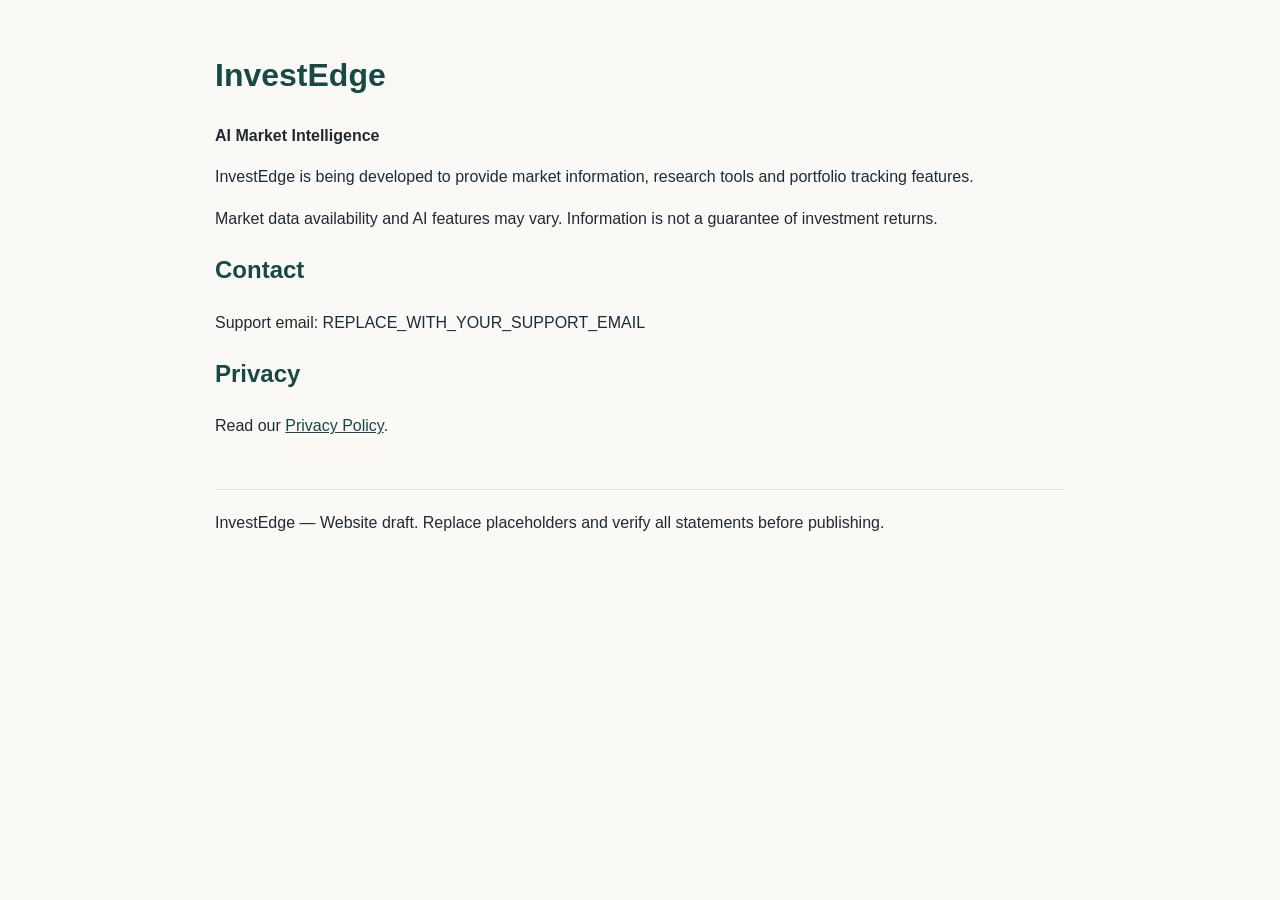
<file: website/index.html>
﻿<!doctype html>
<html lang="en">
<head>
<meta charset="utf-8">
<meta name="viewport" content="width=device-width,initial-scale=1">
<title>InvestEdge | AI Market Intelligence</title>
<meta name="description" content="InvestEdge market information and investment research tools.">
<style>
body{font:16px/1.6 Arial,sans-serif;max-width:850px;margin:50px auto;padding:0 22px;color:#202a35;background:#faf9f5}
h1,h2{color:#174a43}a{color:#174a43}footer{margin-top:50px;border-top:1px solid #ddd;padding-top:20px}
</style>
</head>
<body>
<h1>InvestEdge</h1>
<p><strong>AI Market Intelligence</strong></p>
<p>InvestEdge is being developed to provide market information, research tools and portfolio tracking features.</p>
<p>Market data availability and AI features may vary. Information is not a guarantee of investment returns.</p>
<h2>Contact</h2>
<p>Support email: REPLACE_WITH_YOUR_SUPPORT_EMAIL</p>
<h2>Privacy</h2>
<p>Read our <a href="privacy.html">Privacy Policy</a>.</p>
<footer>InvestEdge — Website draft. Replace placeholders and verify all statements before publishing.</footer>
</body>
</html>
</file>
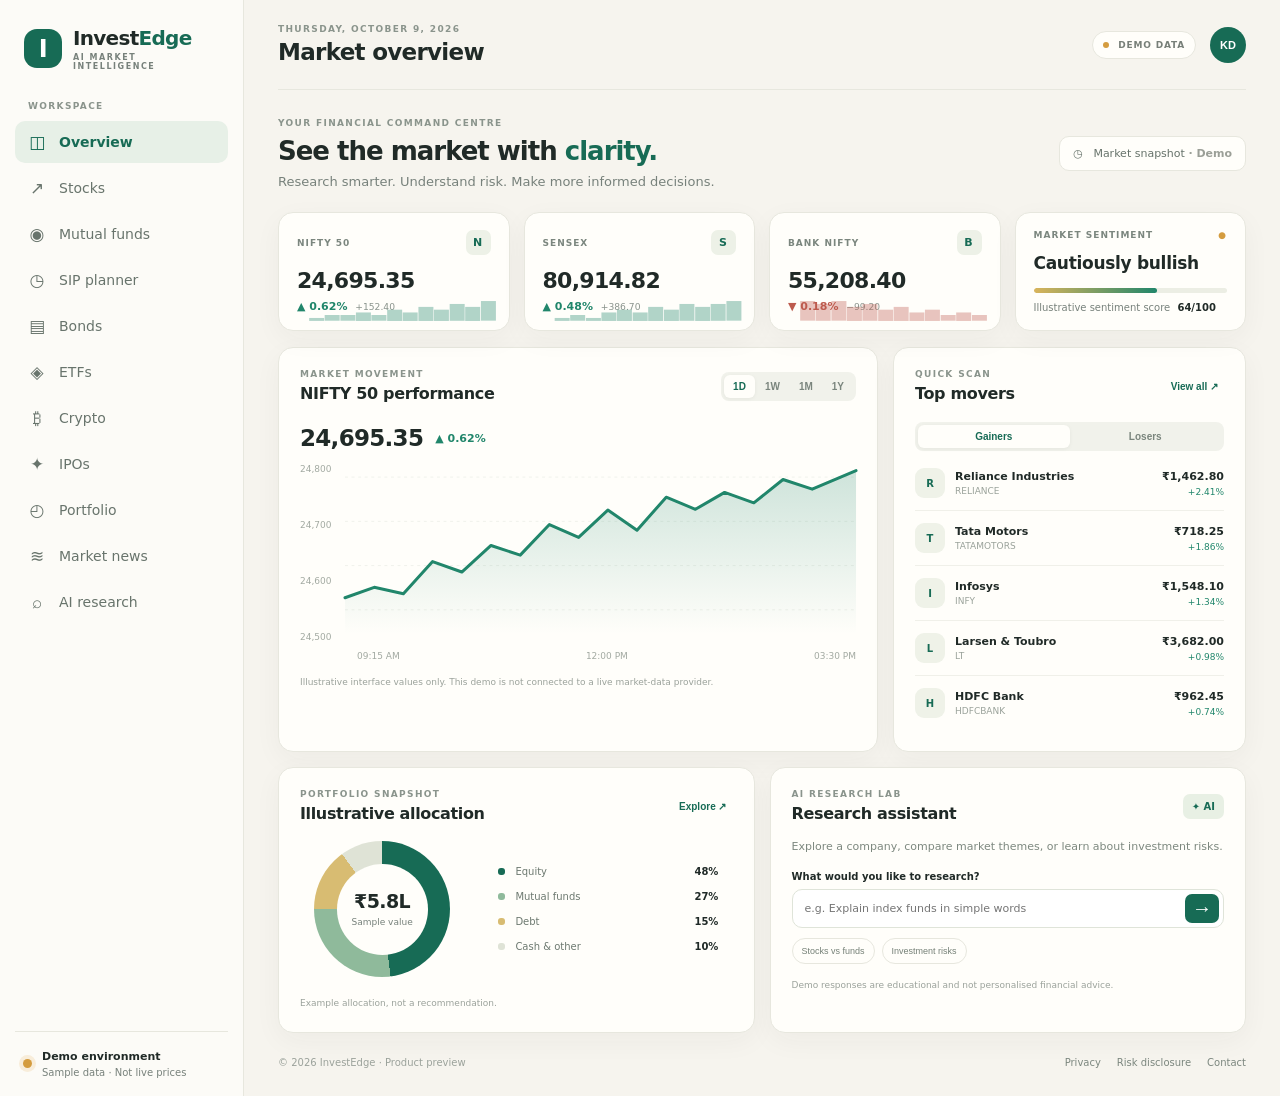
<file: InvestEdge_Website_Upgrade/website/index.html>
<!doctype html>
<html lang="en">
<head>
<meta charset="utf-8"><meta name="viewport" content="width=device-width,initial-scale=1">
<meta name="theme-color" content="#f6f4ee">
<meta name="description" content="InvestEdge — AI-powered market intelligence, portfolio insights and investment research.">
<title>InvestEdge | AI Market Intelligence</title>
<link rel="stylesheet" href="styles.css">
</head>
<body>
<div class="app-shell">
  <aside class="sidebar" id="sidebar">
    <a class="brand" href="#"><span class="brand-mark">I</span><span>Invest<span class="brand-accent">Edge</span><small>AI MARKET INTELLIGENCE</small></span></a>
    <div class="nav-label">WORKSPACE</div>
    <nav id="nav">
      <button class="nav-item active" data-view="overview"><span>◫</span> Overview</button>
      <button class="nav-item" data-view="stocks"><span>↗</span> Stocks</button>
      <button class="nav-item" data-view="funds"><span>◉</span> Mutual funds</button>
      <button class="nav-item" data-view="sip"><span>◷</span> SIP planner</button>
      <button class="nav-item" data-view="bonds"><span>▤</span> Bonds</button>
      <button class="nav-item" data-view="etfs"><span>◈</span> ETFs</button>
      <button class="nav-item" data-view="crypto"><span>₿</span> Crypto</button>
      <button class="nav-item" data-view="ipos"><span>✦</span> IPOs</button>
      <button class="nav-item" data-view="portfolio"><span>◴</span> Portfolio</button>
      <button class="nav-item" data-view="news"><span>≋</span> Market news</button>
      <button class="nav-item" data-view="research"><span>⌕</span> AI research</button>
    </nav>
    <div class="sidebar-bottom"><div class="status-dot"></div><div><strong>Demo environment</strong><small>Sample data · Not live prices</small></div></div>
  </aside>
  <main class="main">
    <header class="topbar">
      <button class="mobile-menu" id="menuBtn" aria-label="Open menu">☰</button>
      <div><div class="eyebrow">THURSDAY, OCTOBER 9, 2026</div><h1 id="pageTitle">Market overview</h1></div>
      <div class="top-actions"><span class="demo-pill"><i></i> DEMO DATA</span><button class="avatar" title="Demo profile">KD</button></div>
    </header>
    <section class="welcome-row">
      <div><div class="eyebrow">YOUR FINANCIAL COMMAND CENTRE</div><h2>See the market with <em>clarity.</em></h2><p>Research smarter. Understand risk. Make more informed decisions.</p></div>
      <div class="date-chip">◷ &nbsp; Market snapshot <b>· Demo</b></div>
    </section>
    <section class="market-strip" aria-label="Market indices">
      <article class="index-card"><div class="index-head"><span>NIFTY 50</span><span class="mini-icon">N</span></div><strong>24,695.35</strong><div class="index-change positive">▲ 0.62% <small>+152.40</small></div><div class="sparkline up">▁▂▂▃▂▄▃▅▄▆▅▇</div></article>
      <article class="index-card"><div class="index-head"><span>SENSEX</span><span class="mini-icon">S</span></div><strong>80,914.82</strong><div class="index-change positive">▲ 0.48% <small>+386.70</small></div><div class="sparkline up">▁▂▁▃▄▃▅▄▆▅▆▇</div></article>
      <article class="index-card"><div class="index-head"><span>BANK NIFTY</span><span class="mini-icon">B</span></div><strong>55,208.40</strong><div class="index-change negative">▼ 0.18% <small>−99.20</small></div><div class="sparkline down">▇▆▇▅▆▄▅▃▄▂▃▂</div></article>
      <article class="index-card sentiment-card"><div class="index-head"><span>MARKET SENTIMENT</span><span class="pulse">●</span></div><strong class="sentiment-value">Cautiously bullish</strong><div class="sentiment-bar"><span></span></div><div class="muted-line">Illustrative sentiment score <b>64/100</b></div></article>
    </section>
    <section class="content-grid">
      <article class="panel chart-panel">
        <div class="panel-head"><div><div class="eyebrow">MARKET MOVEMENT</div><h3>NIFTY 50 performance</h3></div><div class="range-tabs"><button class="selected" data-range="1D">1D</button><button data-range="1W">1W</button><button data-range="1M">1M</button><button data-range="1Y">1Y</button></div></div>
        <div class="chart-summary"><strong id="chartValue">24,695.35</strong><span class="positive" id="chartChange">▲ 0.62%</span></div>
        <div class="chart-wrap"><div class="chart-y"><span>24,800</span><span>24,700</span><span>24,600</span><span>24,500</span></div>
          <svg class="chart" viewBox="0 0 700 230" preserveAspectRatio="none" role="img" aria-label="Illustrative NIFTY chart">
            <defs><linearGradient id="area" x1="0" x2="0" y1="0" y2="1"><stop offset="0%" stop-color="#21866b" stop-opacity=".22"/><stop offset="100%" stop-color="#21866b" stop-opacity="0"/></linearGradient></defs>
            <g class="gridlines"><path d="M0 25H700 M0 80H700 M0 135H700 M0 190H700"/></g>
            <path id="chartArea" class="area" d="M0 175 L40 162 L80 170 L120 130 L160 143 L200 110 L240 122 L280 84 L320 100 L360 66 L400 91 L440 50 L480 65 L520 44 L560 57 L600 28 L640 40 L700 17 L700 220 L0 220 Z"/>
            <path id="chartLine" class="line" d="M0 175 L40 162 L80 170 L120 130 L160 143 L200 110 L240 122 L280 84 L320 100 L360 66 L400 91 L440 50 L480 65 L520 44 L560 57 L600 28 L640 40 L700 17"/>
          </svg>
        </div><div class="chart-foot"><span>09:15 AM</span><span>12:00 PM</span><span>03:30 PM</span></div>
        <p class="disclaimer">Illustrative interface values only. This demo is not connected to a live market-data provider.</p>
      </article>
      <article class="panel movers-panel"><div class="panel-head"><div><div class="eyebrow">QUICK SCAN</div><h3>Top movers</h3></div><button class="text-btn" data-view-link="stocks">View all ↗</button></div>
        <div class="mover-tabs"><button class="selected" data-movers="gainers">Gainers</button><button data-movers="losers">Losers</button></div>
        <div id="moversList"></div>
      </article>
    </section>
    <section class="bottom-grid">
      <article class="panel allocation-panel"><div class="panel-head"><div><div class="eyebrow">PORTFOLIO SNAPSHOT</div><h3>Illustrative allocation</h3></div><button class="text-btn" data-view-link="portfolio">Explore ↗</button></div>
        <div class="allocation-content"><div class="donut"><div><strong>₹5.8L</strong><small>Sample value</small></div></div><div class="legend"><div><i class="dot dot-equity"></i><span>Equity</span><b>48%</b></div><div><i class="dot dot-funds"></i><span>Mutual funds</span><b>27%</b></div><div><i class="dot dot-debt"></i><span>Debt</span><b>15%</b></div><div><i class="dot dot-cash"></i><span>Cash & other</span><b>10%</b></div></div></div><p class="disclaimer">Example allocation, not a recommendation.</p>
      </article>
      <article class="panel insights-panel"><div class="panel-head"><div><div class="eyebrow">AI RESEARCH LAB</div><h3>Research assistant</h3></div><span class="ai-badge">✦ AI</span></div><p class="research-copy">Explore a company, compare market themes, or learn about investment risks.</p><label for="researchInput" class="field-label">What would you like to research?</label><div class="research-input"><input id="researchInput" placeholder="e.g. Explain index funds in simple words"><button id="researchBtn" aria-label="Run research">→</button></div><div class="prompt-chips"><button data-prompt="Explain the difference between stocks and mutual funds">Stocks vs funds</button><button data-prompt="What risks should I understand before investing?">Investment risks</button></div><div id="researchResult" class="research-result" hidden></div><p class="disclaimer">Demo responses are educational and not personalised financial advice.</p></article>
    </section>
    <footer><span>© 2026 InvestEdge · Product preview</span><span><a href="#privacy">Privacy</a><a href="#disclaimer">Risk disclosure</a><a href="#contact">Contact</a></span></footer>
  </main>
</div>
<div class="toast" id="toast" role="status"></div>
<script src="app.js"></script>
</body></html>
</file>
<file: InvestEdge_Website_Upgrade/website/styles.css>
:root{--bg:#f6f4ee;--paper:#fffefa;--ink:#202a27;--muted:#77817b;--line:#e7e7de;--green:#176b55;--green2:#21866b;--lime:#d7e8a4;--red:#bd5b4e;--shadow:0 8px 28px rgba(38,54,45,.045)}*{box-sizing:border-box}body{margin:0;background:var(--bg);color:var(--ink);font-family:Inter,ui-sans-serif,system-ui,-apple-system,BlinkMacSystemFont,"Segoe UI",sans-serif;font-size:14px}.app-shell{min-height:100vh;display:flex}.sidebar{width:244px;flex-shrink:0;background:#fcfbf7;border-right:1px solid var(--line);padding:26px 15px 18px;display:flex;flex-direction:column;min-height:100vh}.brand{display:flex;align-items:center;gap:11px;padding:0 9px 30px;color:var(--ink);text-decoration:none;font-size:20px;font-weight:780;letter-spacing:-.7px}.brand-mark{width:39px;height:39px;display:grid;place-items:center;background:var(--green);color:white;border-radius:13px;font-size:24px;font-weight:700}.brand-accent{color:var(--green)}.brand small{display:block;font-size:8px;letter-spacing:1.55px;color:var(--muted);margin-top:3px;font-weight:700}.nav-label,.eyebrow{font-size:9px;letter-spacing:1.35px;font-weight:800;color:#8a948c}.nav-label{padding:0 13px 10px}.sidebar nav{display:grid;gap:4px}.nav-item{border:0;background:transparent;display:flex;align-items:center;gap:13px;padding:11px 13px;border-radius:10px;text-align:left;font:inherit;color:#68746c;cursor:pointer;transition:.18s}.nav-item span{width:18px;text-align:center;font-size:17px}.nav-item:hover{background:#f1f3eb;color:var(--green)}.nav-item.active{background:#e7f0e7;color:var(--green);font-weight:750}.sidebar-bottom{margin-top:auto;border-top:1px solid var(--line);padding:18px 8px 0;display:flex;gap:10px;align-items:center}.sidebar-bottom strong,.sidebar-bottom small{display:block}.sidebar-bottom strong{font-size:11px}.sidebar-bottom small{color:var(--muted);font-size:10px;margin-top:4px}.status-dot{width:9px;height:9px;border-radius:50%;background:#d49c3f;box-shadow:0 0 0 4px #f8edda}.main{min-width:0;flex:1;padding:0 34px;max-width:1680px;margin:0 auto}.topbar{height:90px;display:flex;align-items:center;justify-content:space-between;border-bottom:1px solid var(--line)}h1{font-size:23px;letter-spacing:-.7px;margin:5px 0 0}.top-actions{display:flex;align-items:center;gap:14px}.demo-pill{font-size:9px;font-weight:800;letter-spacing:.8px;background:#fffefa;border:1px solid var(--line);padding:8px 10px;border-radius:30px;color:#777f78}.demo-pill i{display:inline-block;width:6px;height:6px;border-radius:50%;background:#d49c3f;margin-right:5px}.avatar{border:0;background:var(--green);color:white;border-radius:50%;width:36px;height:36px;font-size:11px;font-weight:800}.mobile-menu{display:none}.welcome-row{display:flex;align-items:center;justify-content:space-between;padding:28px 0 23px}.welcome-row h2{font-size:26px;letter-spacing:-1px;margin:8px 0}.welcome-row h2 em{font-style:normal;color:var(--green)}.welcome-row p{color:var(--muted);margin:0;font-size:13px}.date-chip{padding:10px 13px;background:#fffefa;border:1px solid var(--line);border-radius:10px;font-size:11px;color:#66726a}.date-chip b{font-weight:600;color:#9b9f97}.market-strip{display:grid;grid-template-columns:repeat(4,minmax(0,1fr));gap:14px}.index-card,.panel{background:var(--paper);border:1px solid var(--line);border-radius:15px;box-shadow:var(--shadow)}.index-card{padding:17px 18px;min-width:0;position:relative;overflow:hidden}.index-head{display:flex;align-items:center;justify-content:space-between;color:#7b867e;font-size:9px;font-weight:800;letter-spacing:1px}.mini-icon{display:grid;place-items:center;border-radius:7px;background:#edf1e7;color:var(--green);font-weight:900;width:25px;height:25px;font-size:11px}.index-card>strong{display:block;font-size:22px;letter-spacing:-.7px;margin:13px 0 7px;font-variant-numeric:tabular-nums}.index-change{font-size:11px;font-weight:750}.index-change small{font-weight:500;color:#8a938c;margin-left:4px}.positive{color:var(--green2)}.negative{color:var(--red)}.sparkline{font-size:19px;letter-spacing:1px;position:absolute;right:12px;bottom:10px;opacity:.35}.sparkline.up{color:var(--green2)}.sparkline.down{color:var(--red)}.sentiment-value{font-size:17px!important;letter-spacing:-.3px!important}.pulse{color:#d49c3f}.sentiment-bar{height:5px;background:#eceee4;border-radius:10px;margin:15px 0 9px;overflow:hidden}.sentiment-bar span{display:block;width:64%;height:100%;background:linear-gradient(90deg,#d9b45b,#21866b);border-radius:10px}.muted-line{font-size:10px;color:var(--muted)}.muted-line b{color:var(--ink);margin-left:4px}.content-grid{display:grid;grid-template-columns:minmax(0,1.7fr) minmax(290px,1fr);gap:15px;margin-top:16px}.panel{padding:21px;min-width:0}.panel-head{display:flex;align-items:center;justify-content:space-between;gap:10px}.panel h3{font-size:16px;margin:5px 0 0;letter-spacing:-.35px}.range-tabs{display:flex;background:#f1f2eb;border-radius:8px;padding:3px;gap:1px}.range-tabs button,.mover-tabs button{border:0;background:transparent;color:#7a857d;padding:6px 9px;border-radius:6px;font-size:10px;font-weight:700;cursor:pointer}.range-tabs button.selected,.mover-tabs button.selected{background:#fffefa;color:var(--green);box-shadow:0 1px 4px #0000000d}.chart-summary{display:flex;align-items:center;gap:12px;margin:22px 0 6px}.chart-summary strong{font-size:23px;letter-spacing:-.7px}.chart-summary span{font-size:11px;font-weight:750}.chart-wrap{height:185px;display:flex;gap:12px}.chart-y{width:45px;display:flex;flex-direction:column;justify-content:space-between;padding:7px 0 0;color:#a2a9a1;font-size:9px}.chart{width:calc(100% - 45px);height:100%;overflow:visible}.gridlines path{stroke:#eceee7;stroke-width:1;stroke-dasharray:4 5}.area{fill:url(#area)}.line{fill:none;stroke:var(--green2);stroke-width:3;stroke-linecap:round;stroke-linejoin:round;vector-effect:non-scaling-stroke}.chart-foot{display:flex;justify-content:space-between;margin:9px 0 0 57px;color:#a2a9a1;font-size:9px}.disclaimer{color:#9ba29b;font-size:9px;line-height:1.5;margin:15px 0 0}.text-btn{border:0;background:transparent;color:var(--green);font-size:10px;font-weight:750;cursor:pointer}.mover-tabs{display:flex;background:#f1f2eb;padding:3px;border-radius:8px;margin:19px 0 5px}.mover-tabs button{flex:1}.mover-row{display:grid;grid-template-columns:31px 1fr auto;gap:9px;align-items:center;padding:12px 0;border-bottom:1px solid #f0f0e9}.mover-row:last-child{border-bottom:0}.stock-symbol{width:30px;height:30px;display:grid;place-items:center;border-radius:9px;background:#eff2e8;color:var(--green);font-weight:800;font-size:10px}.stock-name{font-size:11px;font-weight:750}.stock-code{font-size:9px;color:#9aa29a;margin-top:3px}.stock-price{text-align:right;font-size:11px;font-weight:750}.stock-change{text-align:right;font-size:9px;margin-top:4px}.bottom-grid{display:grid;grid-template-columns:minmax(0,1fr) minmax(0,1fr);gap:15px;margin-top:15px}.allocation-content{display:flex;align-items:center;justify-content:space-around;gap:20px;padding:18px 0 5px}.donut{width:136px;height:136px;flex-shrink:0;border-radius:50%;background:conic-gradient(#176b55 0 48%,#8fba9b 48% 75%,#d8bc72 75% 90%,#dfe3d6 90%);display:grid;place-items:center}.donut:before{content:"";position:absolute;width:91px;height:91px;border-radius:50%;background:var(--paper)}.donut>div{position:relative;text-align:center}.donut strong{display:block;font-size:19px;letter-spacing:-.6px}.donut small{font-size:9px;color:var(--muted)}.legend{flex:1;max-width:220px}.legend>div{display:grid;grid-template-columns:9px 1fr auto;align-items:center;gap:8px;padding:7px 0;font-size:10px;color:#6d7970}.legend b{color:var(--ink);font-size:10px}.dot{width:7px;height:7px;border-radius:3px}.dot-equity{background:#176b55}.dot-funds{background:#8fba9b}.dot-debt{background:#d8bc72}.dot-cash{background:#dfe3d6}.ai-badge{background:#e8f0e4;color:var(--green);font-size:10px;font-weight:800;border-radius:7px;padding:7px 9px}.research-copy{font-size:11px;color:#7d887f;line-height:1.6;margin:15px 0}.field-label{font-size:10px;font-weight:750;display:block;margin-bottom:7px}.research-input{display:flex;border:1px solid #dfe4d9;background:#fff;border-radius:10px;padding:4px}.research-input:focus-within{border-color:#81a991;box-shadow:0 0 0 3px #21866b12}.research-input input{border:0;outline:0;flex:1;min-width:0;padding:8px;font:inherit;font-size:11px;background:transparent}.research-input button{border:0;border-radius:7px;width:34px;background:var(--green);color:white;font-size:20px;cursor:pointer}.prompt-chips{display:flex;gap:7px;margin-top:10px;flex-wrap:wrap}.prompt-chips button{border:1px solid var(--line);border-radius:20px;background:transparent;color:#758077;font-size:9px;padding:7px 9px;cursor:pointer}.research-result{margin-top:12px;padding:12px;border-radius:9px;background:#edf3e9;color:#405a49;font-size:11px;line-height:1.6}.research-result[hidden]{display:none}footer{display:flex;justify-content:space-between;gap:15px;padding:24px 0 28px;color:#9ba29b;font-size:10px}footer span:last-child{display:flex;gap:16px}footer a{color:#7b867e;text-decoration:none}.toast{position:fixed;bottom:22px;left:50%;transform:translate(-50%,20px);background:#253b31;color:#fff;padding:12px 17px;border-radius:10px;font-size:12px;opacity:0;pointer-events:none;transition:.2s;box-shadow:0 6px 22px #0002;z-index:20}.toast.show{opacity:1;transform:translate(-50%,0)}@media(max-width:1120px){.main{padding:0 22px}.sidebar{width:220px}.market-strip{grid-template-columns:repeat(2,minmax(0,1fr))}.content-grid{grid-template-columns:minmax(0,1.35fr) minmax(270px,1fr)}}@media(max-width:820px){.sidebar{position:fixed;z-index:10;left:-260px;top:0;transition:left .2s;box-shadow:10px 0 35px #0001}.sidebar.open{left:0}.main{padding:0 16px;width:100%}.topbar{height:78px;gap:12px}.mobile-menu{display:block;border:1px solid var(--line);background:#fffefa;border-radius:9px;width:36px;height:36px;color:var(--green)}.topbar>div:nth-child(2){margin-right:auto}.topbar h1{font-size:20px}.welcome-row{align-items:flex-start;gap:15px;flex-direction:column}.welcome-row h2{font-size:24px}.date-chip{display:none}.content-grid,.bottom-grid{grid-template-columns:1fr}.chart-panel{min-height:360px}.movers-panel{min-height:330px}.allocation-content{justify-content:flex-start;gap:35px}}@media(max-width:430px){.main{padding:0 12px}.market-strip{gap:9px}.index-card{padding:13px}.index-card>strong{font-size:18px}.sentiment-value{font-size:14px!important}.index-head{font-size:8px}.panel{padding:15px}.range-tabs button{padding:6px}.allocation-content{gap:18px}.donut{width:115px;height:115px}.donut:before{width:77px;height:77px}.donut strong{font-size:16px}.legend{min-width:0}footer{flex-direction:column}footer span:last-child{gap:12px}.demo-pill{font-size:8px;padding:7px}.avatar{width:32px;height:32px}}
</file>
